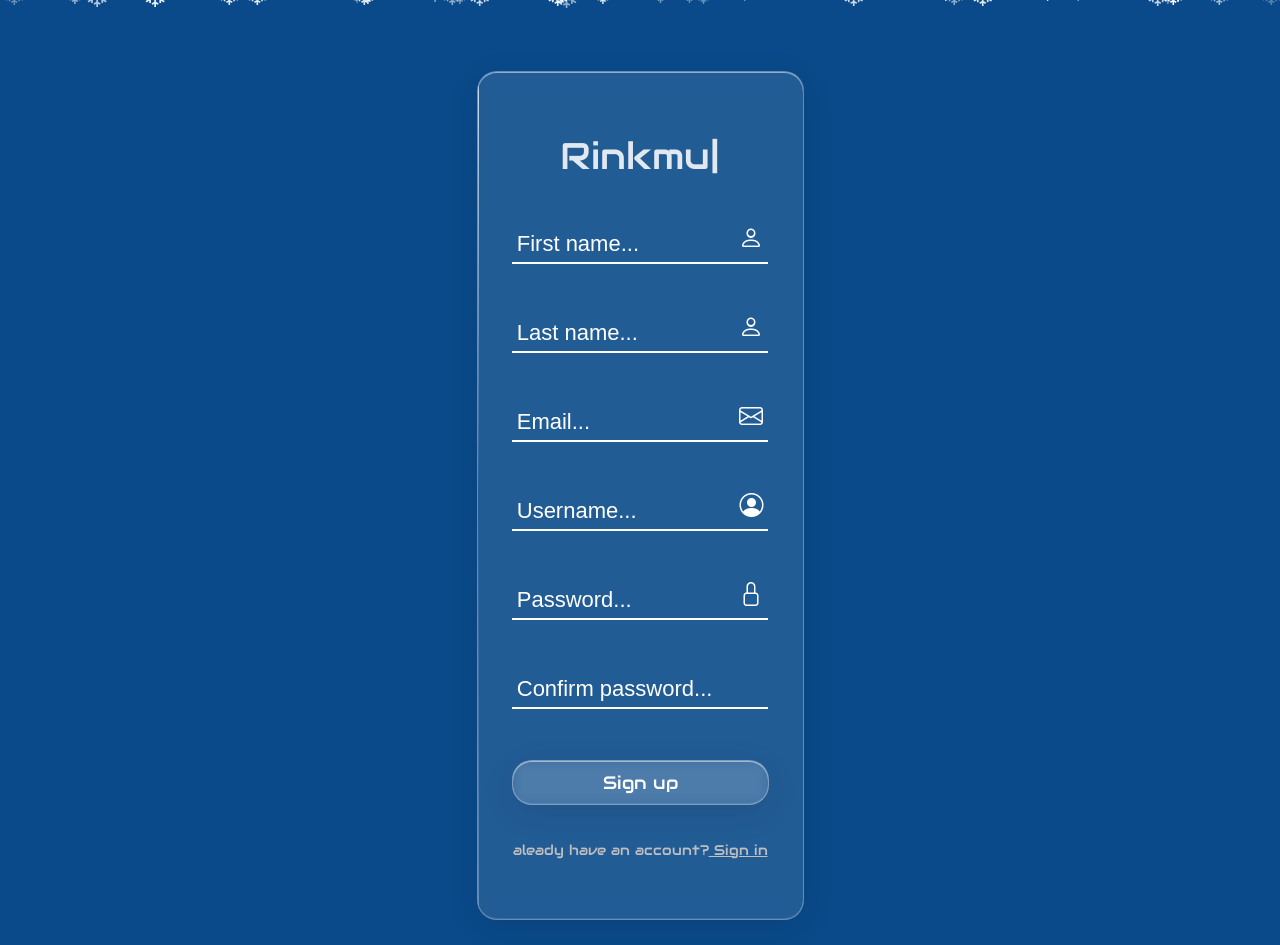
<file: register.html>
<!DOCTYPE html>
<html lang="en">

<head>
    <meta charset="UTF-8">
    <meta name="viewport" content="width=device-width, initial-scale=1.0">

    <!-- Page Title -->
    <title>Signup - RinkSync</title>

    <!-- CSS -->
    <link rel="stylesheet" href="assets/css/register.css">

    <!-- Font -->
    <link rel="preconnect" href="https://fonts.googleapis.com">
    <link rel="preconnect" href="https://fonts.gstatic.com" crossorigin>
    <link href="https://fonts.googleapis.com/css2?family=Audiowide&family=Bricolage+Grotesque:opsz,wght@12..96,200..800&display=swap" rel="stylesheet">
    
    <!-- Boot-Icon -->
    <link rel="stylesheet" href="https://cdn.jsdelivr.net/npm/bootstrap-icons@1.13.1/font/bootstrap-icons.min.css">

    <!-- Preload -->
     <link rel="preload" href="js/typewriter.js">
     <link rel="preload" href="js/snow.js">
     <link rel="preload" href="assets/css/register.css">

    
</head>


<body>

<div id="snow-container"></div>


    <!-- PAGE SETUP -->
    <div class="pg-container">

        <!-- PROGRAM LOGO -->
        <!-- <img src="img/logo/RinkSync Logo.png" alt=""> -->

        <!-- FORM CONTAINER -->
        <div class="form-container">

            <!-- FORM TITLE -->
            <div class="tw"><span id="t"></span><span class="cursor">|</span></div>
            <!-- <h1>Rink-Sync</h1> -->

            <form action="" method="post" class="form-setting">


                <!-- SIGNUP PROCESS -->
                
                <!-- FIRSTNAME -->
                <div class="input-container">
                <input type="text" placeholder="First name..." class="input-field" name="fname" required>
                <i class="bi bi-person" id="myIcon" class="input-icon"></i>
                </div>

                <!-- LASTNAME -->
                <div class="input-container">
                <input type="text" placeholder="Last name..." class="input-field" name="lname" required>
                <i class="bi bi-person" id="myIcon" class="input-icon"></i>
                </div>

                <!-- EMAIL -->
                <div class="input-container">
                <input type="email" placeholder="Email..." class="input-field" name="user_email" required>
                <i class="bi bi-envelope" id="myIcon" class="input-icon"></i>
                </div>
                
                
                <!-- USERNAME -->
                <div class="input-container">
                <input type="text" placeholder="Username..." class="input-field" required>
                <i class="bi bi-person-circle" id="myIcon" class="input-icon"></i>
                </div>

                <!-- PASSWORD -->
                <div class="input-container">
                <input type="password" placeholder="Password..." class="input-field" required autocomplete="new-password" id="password" name="password">
                <i class="bi bi-lock" id="myIcon"></i><br>
                </div>

                <!-- CONFIRM PASSWORD -->
                <div class="input-container">
                <input type="password" placeholder="Confirm password..." class="input-field" required autocomplete="new-password" id="confirmPassword" name="confirmPassword"><br>
                <p id="error-message" style="color: red; display: none;">Passwords do not match.</p>
                </div>

                <!-- SUBMIT BUTTON -->
                <button type="submit">Sign up</button>
                <div class="footer-container">
                <span><p>aleady have an account?<a href="index.html" class="signup-btn"> Sign in</a></p></span>
                </div>


            </form>
        </div>
    </div>





<script src="assets/js/password-confirm.js"></script>
<script src="assets/js/typewriter.js"></script>
<script src="assets/js/snow.js"></script>

</body>
</html>
</file>
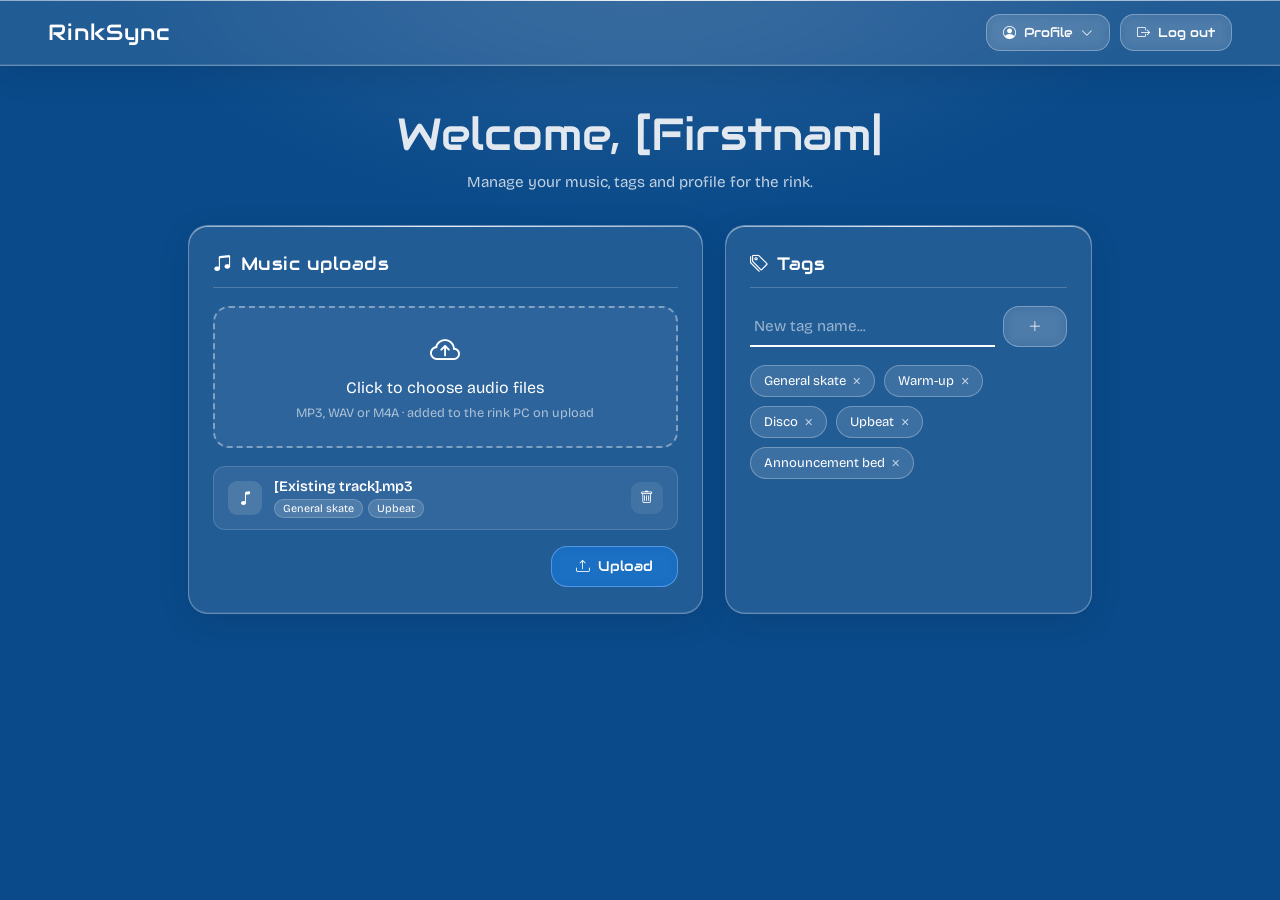
<file: skater-dashboard-ai.html>
<!DOCTYPE html>
<html lang="en">

<head>
    <meta charset="UTF-8">
    <meta name="viewport" content="width=device-width, initial-scale=1.0">

    <!-- Page Title -->
    <title>Dashboard - RinkSync</title>

    <!-- CSS -->
    <link rel="stylesheet" href="assets/css/dashboard.css">

    <!-- Font -->
    <link rel="preconnect" href="https://fonts.googleapis.com">
    <link rel="preconnect" href="https://fonts.gstatic.com" crossorigin>
    <link href="https://fonts.googleapis.com/css2?family=Audiowide&family=Bricolage+Grotesque:opsz,wght@12..96,200..800&display=swap" rel="stylesheet">

    <!-- Boot-Icon -->
    <link rel="stylesheet" href="https://cdn.jsdelivr.net/npm/bootstrap-icons@1.13.1/font/bootstrap-icons.min.css">
</head>

<style>
    /* ===== Base — same theme as login/signup ===== */
    * { margin: 0; padding: 0; box-sizing: border-box; }

    body {
        min-height: 100vh;
        color: white;
        font-family: "Bricolage Grotesque", sans-serif;
        background-color: rgb(10, 74, 138);
        background-image: radial-gradient(900px 500px at 50% -8%, rgba(255, 255, 255, 0.12), transparent 60%);
        background-attachment: fixed;
    }

    /* The shared glass look pulled straight from your form-container */
    .glass {
        background: rgba(255, 255, 255, 0.1);
        backdrop-filter: blur(6px);
        -webkit-backdrop-filter: blur(6px);
        border-radius: 20px;
        border: 1px solid rgba(255, 255, 255, 0.3);
        box-shadow:
            0 8px 32px rgba(0, 0, 0, 0.1),
            inset 0 1px 0 rgba(255, 255, 255, 0.5),
            inset 0 -1px 0 rgba(255, 255, 255, 0.1);
        position: relative;
        overflow: hidden;
    }
    .glass::before {
        content: '';
        position: absolute;
        top: 0; left: 0; right: 0;
        height: 1px;
        background: linear-gradient(90deg, transparent, rgba(255, 255, 255, 0.8), transparent);
    }

    /* ===== Top bar ===== */
    .topbar {
        position: sticky;
        top: 0;
        z-index: 30;
        display: flex;
        align-items: center;
        justify-content: space-between;
        gap: 16px;
        padding: 14px clamp(16px, 5vw, 48px);
        border-radius: 0;
        border-left: none;
        border-right: none;
        border-top: none;
        overflow: visible;   /* let the profile dropdown spill below the bar */
    }
    .brand {
        display: flex;
        align-items: center;
        gap: 11px;
        font-family: "Audiowide", sans-serif;
        font-size: 1.35rem;
        letter-spacing: 1px;
    }
    .brand i { font-size: 1.3rem; }

    .top-actions { display: flex; align-items: center; gap: 10px; }

    .pill-btn {
        display: inline-flex;
        align-items: center;
        gap: 8px;
        padding: 9px 16px;
        border-radius: 14px;
        font-family: "Audiowide", sans-serif;
        font-size: 0.82rem;
        color: white;
        text-decoration: none;
        cursor: pointer;
        background: rgba(255, 255, 255, 0.1);
        border: 1px solid rgba(255, 255, 255, 0.3);
        backdrop-filter: blur(6px);
        transition: transform 0.2s ease, background 0.2s ease, border-color 0.2s ease;
    }
    .pill-btn:hover { transform: scale(1.05); background: rgba(255, 255, 255, 0.16); }
    .pill-btn .caret { font-size: 0.75rem; transition: transform 0.2s ease; }
    #profileTrigger[aria-expanded="true"] .caret { transform: rotate(180deg); }
    .pill-btn.logout:hover { border-color: rgba(255, 120, 120, 0.8); }

    /* ===== Profile dropdown ===== */
    .profile-menu { position: relative; }
    .dropdown {
        position: absolute;
        top: calc(100% + 10px);
        right: 0;
        width: 230px;
        padding: 8px;
        z-index: 40;
        opacity: 0;
        transform: translateY(-8px);
        pointer-events: none;
        transition: opacity 0.18s ease, transform 0.18s ease;
    }
    .dropdown.open { opacity: 1; transform: translateY(0); pointer-events: auto;}
    .dd-item {
        display: flex;
        align-items: center;
        gap: 10px;
        width: 100%;
        padding: 11px 12px;
        border: none;
        border-radius: 12px;
        background: transparent;
        color: white;
        font-family: inherit;
        font-size: 0.92rem;
        text-align: left;
        cursor: pointer;
        transition: background 0.13s ease;
    }
    .dd-item:hover { background: rgba(255, 255, 255, 0.14); }
    .dd-item i { font-size: 1.05rem; }

    /* ===== Page layout ===== */
    .page {
        max-width: 1000px;
        margin: 0 auto;
        padding: clamp(20px, 5vw, 40px) clamp(16px, 5vw, 48px) 56px;
    }

    .welcome { text-align: center; margin-bottom: 34px; }
    .tw {
        font-family: "Audiowide", sans-serif;
        font-size: clamp(1.8rem, 5vw, 2.8rem);
        color: #e2e8f0;
        min-height: 1.2em;
    }
    .tw .cursor { animation: blink 1s steps(1) infinite; }
    @keyframes blink { 50% { opacity: 0; } }
    .welcome p { margin-top: 10px; color: rgba(255, 255, 255, 0.75); font-size: 0.95rem; }

    .grid {
        display: grid;
        grid-template-columns: 1.4fr 1fr;
        gap: 22px;
    }

    .card { padding: 26px 24px; }
    .card h2 {
        font-family: "Audiowide", sans-serif;
        font-weight: 100;
        font-size: 1.15rem;
        letter-spacing: 0.5px;
        display: flex;
        align-items: center;
        gap: 9px;
        margin-bottom: 18px;
        padding-bottom: 12px;
        border-bottom: 1px solid rgba(255, 255, 255, 0.2);
    }

    /* ===== Music uploads ===== */
    .dropzone {
        display: flex;
        flex-direction: column;
        align-items: center;
        gap: 8px;
        padding: 26px;
        border-radius: 16px;
        border: 2px dashed rgba(255, 255, 255, 0.4);
        background: rgba(255, 255, 255, 0.05);
        cursor: pointer;
        text-align: center;
        transition: background 0.2s ease, border-color 0.2s ease;
    }
    .dropzone:hover { background: rgba(255, 255, 255, 0.1); border-color: rgba(255, 255, 255, 0.7); }
    .dropzone i { font-size: 1.9rem; }
    .dropzone .hint { font-size: 0.8rem; color: rgba(255, 255, 255, 0.6); }
    .dropzone input { display: none; }

    .track-list { list-style: none; margin-top: 18px; display: flex; flex-direction: column; gap: 10px; }
    .track {
        display: flex;
        align-items: center;
        gap: 12px;
        padding: 11px 14px;
        border-radius: 12px;
        background: rgba(255, 255, 255, 0.07);
        border: 1px solid rgba(255, 255, 255, 0.15);
    }
    .track .ico {
        display: grid; place-items: center;
        flex: none;
        width: 34px; height: 34px;
        border-radius: 9px;
        background: rgba(255, 255, 255, 0.12);
        font-size: 1rem;
    }
    .track .meta { flex: 1; min-width: 0; }
    .track .name { font-size: 0.9rem; font-weight: 600; white-space: nowrap; overflow: hidden; text-overflow: ellipsis; }
    .track .tags { margin-top: 4px; display: flex; flex-wrap: wrap; gap: 5px; }
    .track .tags span {
        font-size: 0.68rem;
        padding: 2px 8px;
        border-radius: 999px;
        background: rgba(255, 255, 255, 0.14);
        border: 1px solid rgba(255, 255, 255, 0.2);
    }
    .icon-btn {
        flex: none;
        width: 32px; height: 32px;
        display: grid; place-items: center;
        border: none;
        border-radius: 9px;
        background: rgba(255, 255, 255, 0.08);
        color: white;
        cursor: pointer;
        transition: background 0.15s ease;
    }
    .icon-btn:hover { background: rgba(255, 120, 120, 0.35); }

    .upload-actions { margin-top: 16px; display: flex; justify-content: flex-end; }

    /* ===== Tags ===== */
    .tag-add { display: flex; gap: 8px; }
    .input-line {
        flex: 1;
        background: transparent;
        border: none;
        border-bottom: 2px solid white;
        color: white;
        font-family: inherit;
        font-size: 0.95rem;
        padding: 8px 4px;
        outline: none;
    }
    .input-line::placeholder { color: rgba(255, 255, 255, 0.55); }
    .tag-cloud { margin-top: 18px; display: flex; flex-wrap: wrap; gap: 9px; }
    .tag {
        display: inline-flex;
        align-items: center;
        gap: 7px;
        padding: 7px 13px;
        border-radius: 999px;
        font-size: 0.82rem;
        background: rgba(255, 255, 255, 0.12);
        border: 1px solid rgba(255, 255, 255, 0.28);
    }
    .tag button {
        border: none;
        background: none;
        color: rgba(255, 255, 255, 0.7);
        cursor: pointer;
        font-size: 0.9rem;
        line-height: 1;
        padding: 0;
        display: grid;
        place-items: center;
    }
    .tag button:hover { color: white; }

    /* ===== Buttons ===== */
    .btn {
        display: inline-flex;
        align-items: center;
        gap: 8px;
        padding: 11px 24px;
        border-radius: 16px;
        font-family: "Audiowide", sans-serif;
        font-size: 0.85rem;
        color: white;
        cursor: pointer;
        background: rgba(255, 255, 255, 0.1);
        border: 1px solid rgba(255, 255, 255, 0.3);
        backdrop-filter: blur(6px);
        transition: transform 0.2s ease, background 0.2s ease;
    }
    .btn:hover { transform: scale(1.05); }
    .btn.primary { background: rgba(10, 115, 219, 0.6); border-color: rgba(120, 180, 255, 0.6); }

    /* ===== Profile modal ===== */
    .modal-overlay {
        position: fixed;
        inset: 0;
        z-index: 50;
        display: grid;
        place-items: center;
        padding: 20px;
        background: rgba(4, 30, 58, 0.55);
        backdrop-filter: blur(3px);
        opacity: 0;
        pointer-events: none;
        transition: opacity 0.2s ease;
    }
    .modal-overlay.open { opacity: 1; pointer-events: auto; }
    .modal {
        width: min(440px, 100%);
        max-height: 90vh;
        overflow-y: auto;
        padding: 30px 28px;
        transform: translateY(12px) scale(0.98);
        transition: transform 0.22s cubic-bezier(0.16, 1, 0.3, 1);
    }
    .modal-overlay.open .modal { transform: none; }
    .modal-head { display: flex; align-items: center; justify-content: space-between; margin-bottom: 22px; }
    .modal-head h2 { border: none; padding: 0; margin: 0; }
    .modal-close {
        border: none;
        background: rgba(255, 255, 255, 0.1);
        color: white;
        width: 34px; height: 34px;
        border-radius: 10px;
        cursor: pointer;
        font-size: 1.1rem;
    }
    .modal-close:hover { background: rgba(255, 255, 255, 0.2); }

    .field { margin-bottom: 20px; }
    .field > label {
        display: block;
        margin-bottom: 9px;
        font-size: 0.8rem;
        letter-spacing: 0.3px;
        color: rgba(255, 255, 255, 0.8);
    }
    .field select {
        width: 100%;
        padding: 10px 12px;
        border-radius: 11px;
        background: rgba(255, 255, 255, 0.08);
        border: 1px solid rgba(255, 255, 255, 0.25);
        color: white;
        font-family: inherit;
        font-size: 0.92rem;
        outline: none;
        appearance: none;
        -webkit-appearance: none;
        background-image: url("data:image/svg+xml,%3Csvg xmlns='http://www.w3.org/2000/svg' width='16' height='16' fill='white' viewBox='0 0 16 16'%3E%3Cpath d='M4 6l4 4 4-4'/%3E%3C/svg%3E");
        background-repeat: no-repeat;
        background-position: right 12px center;
    }
    .field select option { background: rgb(10, 74, 138); }

    .chips { display: flex; flex-wrap: wrap; gap: 9px; }
    .chip { cursor: pointer; }
    .chip input { position: absolute; opacity: 0; pointer-events: none; }
    .chip span {
        display: inline-block;
        padding: 8px 15px;
        border-radius: 999px;
        font-size: 0.82rem;
        background: rgba(255, 255, 255, 0.08);
        border: 1px solid rgba(255, 255, 255, 0.22);
        transition: all 0.15s ease;
    }
    .chip:hover span { border-color: rgba(255, 255, 255, 0.6); }
    .chip:has(input:checked) span {
        background: rgba(10, 115, 219, 0.7);
        border-color: rgba(120, 180, 255, 0.8);
    }

    .modal-actions {
        display: flex;
        justify-content: flex-end;
        gap: 10px;
        margin-top: 26px;
        padding-top: 18px;
        border-top: 1px solid rgba(255, 255, 255, 0.2);
    }

    :focus-visible { outline: 2px solid white; outline-offset: 2px; }

    /* ===== Responsive ===== */
    @media (max-width: 800px) {
        .grid { grid-template-columns: 1fr; }
    }
    @media (max-width: 480px) {
        .brand span { display: none; }
        .pill-btn { padding: 9px 13px; }
    }
</style>

<body>

    <!-- ===== Top bar ===== -->
    <header class="topbar glass">
        <div class="brand"><span>RinkSync</span></div>

        <div class="top-actions">
            <div class="profile-menu">
                <button class="pill-btn" id="profileTrigger" aria-haspopup="true" aria-expanded="false">
                    <i class="bi bi-person-circle"></i> Profile
                    <i class="bi bi-chevron-down caret"></i>
                </button>
                <div class="dropdown glass" id="profileDropdown" role="menu">
                    <button class="dd-item" id="openCustomise" role="menuitem">
                        <i class="bi bi-sliders"></i> Customise profile
                    </button>
                </div>
            </div>

            <a href="logout.php" class="pill-btn logout"><i class="bi bi-box-arrow-right"></i> Log out</a>
        </div>
    </header>

    <!-- ===== Page ===== -->
    <main class="page">

        <section class="welcome">
            <div class="tw"><span id="t"></span><span class="cursor">|</span></div>
            <p>Manage your music, tags and profile for the rink.</p>
        </section>

        <div class="grid">

            <!-- Music uploads -->
            <section class="glass card">
                <h2><i class="bi bi-music-note-beamed"></i> Music uploads</h2>

                <form action="upload.php" method="post" enctype="multipart/form-data" id="uploadForm">
                    <label class="dropzone" for="musicInput">
                        <i class="bi bi-cloud-arrow-up"></i>
                        <span>Click to choose audio files</span>
                        <span class="hint">MP3, WAV or M4A &middot; added to the rink PC on upload</span>
                        <input type="file" id="musicInput" name="tracks[]" accept="audio/*" multiple>
                    </label>

                    <ul class="track-list" id="trackList">
                        <!-- Example of an already-uploaded track (render these from PHP) -->
                        <li class="track">
                            <span class="ico"><i class="bi bi-music-note"></i></span>
                            <div class="meta">
                                <div class="name">[Existing track].mp3</div>
                                <div class="tags"><span>General skate</span><span>Upbeat</span></div>
                            </div>
                            <button type="button" class="icon-btn" title="Remove"><i class="bi bi-trash"></i></button>
                        </li>
                    </ul>

                    <div class="upload-actions">
                        <button type="submit" class="btn primary"><i class="bi bi-upload"></i> Upload</button>
                    </div>
                </form>
            </section>

            <!-- Tags -->
            <section class="glass card">
                <h2><i class="bi bi-tags"></i> Tags</h2>

                <div class="tag-add">
                    <input type="text" class="input-line" id="tagInput" placeholder="New tag name...">
                    <button type="button" class="btn" id="addTag"><i class="bi bi-plus-lg"></i></button>
                </div>

                <div class="tag-cloud" id="tagCloud">
                    <!-- Render these from PHP; the x removes one -->
                    <span class="tag">General skate <button type="button" aria-label="Remove tag">&times;</button></span>
                    <span class="tag">Warm-up <button type="button" aria-label="Remove tag">&times;</button></span>
                    <span class="tag">Disco <button type="button" aria-label="Remove tag">&times;</button></span>
                    <span class="tag">Upbeat <button type="button" aria-label="Remove tag">&times;</button></span>
                    <span class="tag">Announcement bed <button type="button" aria-label="Remove tag">&times;</button></span>
                </div>
            </section>

        </div>
    </main>

    <!-- ===== Profile customise modal ===== -->
    <div class="modal-overlay" id="profileModal" role="dialog" aria-modal="true" aria-labelledby="modalTitle">
        <div class="glass modal">
            <div class="modal-head">
                <h2 id="modalTitle"><i class="bi bi-sliders"></i> Customise profile</h2>
                <button class="modal-close" id="modalClose" aria-label="Close">&times;</button>
            </div>

            <form action="profile.php" method="post">
                <div class="field">
                    <label for="displayname">Display name</label>
                    <input type="text" class="input-line" id="displayname" name="displayname"
                           value="[Firstname]" style="width:100%;">
                </div>

                <div class="field">
                    <label>Skater level</label>
                    <div class="chips" role="radiogroup" aria-label="Skater level">
                        <label class="chip"><input type="radio" name="level" value="first-timer"><span>First timer</span></label>
                        <label class="chip"><input type="radio" name="level" value="beginner" checked><span>Beginner</span></label>
                        <label class="chip"><input type="radio" name="level" value="intermediate"><span>Intermediate</span></label>
                        <label class="chip"><input type="radio" name="level" value="advanced"><span>Advanced</span></label>
                    </div>
                </div>

                <div class="field">
                    <label for="coach">Preferred coach</label>
                    <select id="coach" name="coach">
                        <option value="">No preference</option>
                        <option value="1">[Coach name]</option>
                        <option value="2">[Coach name]</option>
                        <option value="3">[Coach name]</option>
                    </select>
                </div>

                <div class="modal-actions">
                    <button type="button" class="btn" id="modalCancel">Cancel</button>
                    <button type="submit" class="btn primary"><i class="bi bi-check-lg"></i> Save</button>
                </div>
            </form>
        </div>
    </div>

    <script>
        // ----- Welcome typewriter (replaces your typewriter.js for this page) -----
        (function () {
            const el = document.getElementById('t');
            const text = "Welcome, [Firstname]";   // swap [Firstname] for the logged-in user
            let i = 0;
            (function type() {
                if (i <= text.length) {
                    el.textContent = text.slice(0, i++);
                    setTimeout(type, 70);
                }
            })();
        })();

        // ----- Profile dropdown -----
        (function () {
            const trigger = document.getElementById('profileTrigger');
            const menu = document.getElementById('profileDropdown');
            function close() { menu.classList.remove('open'); trigger.setAttribute('aria-expanded', 'false'); }
            trigger.addEventListener('click', function (e) {
                e.stopPropagation();
                const open = menu.classList.toggle('open');
                trigger.setAttribute('aria-expanded', open ? 'true' : 'false');
            });
            document.addEventListener('click', function (e) {
                if (!menu.contains(e.target) && !trigger.contains(e.target)) close();
            });
            window.closeProfileMenu = close;
        })();

        // ----- Profile modal -----
        (function () {
            const modal = document.getElementById('profileModal');
            const open = document.getElementById('openCustomise');
            const closeBtn = document.getElementById('modalClose');
            const cancel = document.getElementById('modalCancel');
            function show() { window.closeProfileMenu(); modal.classList.add('open'); }
            function hide() { modal.classList.remove('open'); }
            open.addEventListener('click', show);
            closeBtn.addEventListener('click', hide);
            cancel.addEventListener('click', hide);
            modal.addEventListener('click', function (e) { if (e.target === modal) hide(); });
            document.addEventListener('keydown', function (e) {
                if (e.key === 'Escape' && modal.classList.contains('open')) hide();
            });
        })();

        // ----- Show chosen files in the track list (client-side preview) -----
        (function () {
            const input = document.getElementById('musicInput');
            const list = document.getElementById('trackList');
            input.addEventListener('change', function () {
                Array.from(input.files).forEach(function (file) {
                    const li = document.createElement('li');
                    li.className = 'track';
                    li.innerHTML =
                        '<span class="ico"><i class="bi bi-music-note"></i></span>' +
                        '<div class="meta"><div class="name"></div>' +
                        '<div class="tags"><span>Untagged</span></div></div>' +
                        '<button type="button" class="icon-btn" title="Remove"><i class="bi bi-trash"></i></button>';
                    li.querySelector('.name').textContent = file.name;
                    list.appendChild(li);
                });
            });
            list.addEventListener('click', function (e) {
                const btn = e.target.closest('.icon-btn');
                if (btn) btn.closest('.track').remove();
            });
        })();

        // ----- Add / remove tags -----
        (function () {
            const input = document.getElementById('tagInput');
            const cloud = document.getElementById('tagCloud');
            const addBtn = document.getElementById('addTag');
            function addTag() {
                const name = input.value.trim();
                if (!name) return;
                const tag = document.createElement('span');
                tag.className = 'tag';
                tag.textContent = name + ' ';
                const x = document.createElement('button');
                x.type = 'button';
                x.setAttribute('aria-label', 'Remove tag');
                x.innerHTML = '&times;';
                tag.appendChild(x);
                cloud.appendChild(tag);
                input.value = '';
                input.focus();
            }
            addBtn.addEventListener('click', addTag);
            input.addEventListener('keydown', function (e) { if (e.key === 'Enter') { e.preventDefault(); addTag(); } });
            cloud.addEventListener('click', function (e) {
                if (e.target.tagName === 'BUTTON') e.target.closest('.tag').remove();
            });
        })();
    </script>

</body>
</html>
</file>
<file: assets/css/register.css>
/* FONT */
    .audiowide-regular {
        font-family: "Audiowide", sans-serif;
        font-weight: 400;
        font-style: normal;
    }

    body {
        background-color: rgb(10, 74, 138);
    }
    * {
        margin: 0;
        padding: 0;
        box-sizing: border-box;
    }


    .pg-container {
        display: flex;
        flex-direction: column;
        gap: 4vh;
        max-width: 420px;
        width: 90%;
        height: 100vh;
        border-radius: 1rem;
        margin: 0 auto;
        margin-top: 5vh;
    }

    .pg-container > img {
        width: 150px;
        height: 150px;
        border-radius: 50%;
        /* background-color: aqua; */
        margin: auto;
        /* box-shadow: 0 0 1em black; */
        filter: drop-shadow(0 0 4px black);
    }

    .form-container {
        padding: 60px 20px;
        border-radius: 1rem;
        margin: auto;
        justify-content: center;

        /* GLASS MORPHISM */
        background: rgba(255,255,255,0.1);
        backdrop-filter: blur(6px);
        -webkit-backdrop-filter: blur(6px);
        border-radius: 20px;
        border: 1px solid rgba(255,255,255,0.3);
        box-shadow: 
            0 8px 32px rgba(0, 0, 0, 0.1),
            inset 0 1px 0 rgba(255,255,255, 0.5),
            inset 0 -1px 0 rgba(255,255,255,0.1),
            inset 0 0 20px 10px rgba(255,255,255,0);
        
        position: relative;
        overflow: hidden;
        z-index: 10;
    }

    .form-container::before {
        content: '';
        top: 0;
        left: 0;
        right: 0;
        height: 1px;
        background: linear-gradient(
            90deg,
            transparent,
            rgba(255,255,255,0.8),
            transparent
        );
    }

    .form-container::after {
        content: '';
        position: absolute;
        top: 0;
        left: 0;
        width: 1px;
        height: 100%;
        background: linear-gradient(
            180deg,
            rgba(255,255,255,0.8),
            transparent,
            rgba(255,255,255,0.3)
        );
    }

    .form-container > h1 {
        font-family: "Audiowide";
        font-size:38px;
        width: 90%;
        margin: auto;
        border-bottom: 2px solid white;
        padding-bottom: 10px;
        font-weight: 100;
        text-align: center;
        color: white;
        /* margin-top: 2vh; */
    }

    .form-container > form {
        display: flex;
        flex-direction: column;
        gap: 4vh;
        margin-top: 4vh;
    }

    .form-setting > span > label {
        font-size: 22px;
        font-family:'Franklin Gothic Medium', 'Arial Narrow', Arial, sans-serif;
        font-weight: 100;
        padding-left: 10px;
    }

    .form-setting > span {
        margin-left: 1vw;
    }

    .form-setting > span > i {
        font-size: 22px;
    }

    .form-setting > i {
        font-size: 22px;
    }

    .form-setting > input {
        font-size: 22px;
        font-family: Arial, Helvetica, sans-serif;
        font-weight: 200;
        padding: 5px;
        /* border-radius: 5px; */
        /* border: 1px solid #2222224d; */
        max-width: 90%;
        margin: auto;
        transition: all 0.3s ease-in-out; 
        background: transparent;
        border: none;
        border-bottom: 2px solid white;
        color: white;

    }

    input:focus, select:focus {
        outline: none;
    }

    .form-setting > input::placeholder {
        color: white;
    }

    .form-setting > input:hover {
        transform: scale(1.05);
    }

    .form-setting > button {
        text-align: center;
        margin: auto;
        padding: 10px 90px;
        border-radius: 1rem;
        background: #0a73db;
        color: white;
        transition: all 0.3s ease-in-out;
        font-family: "Audiowide";
        font-size: 18px;
    }

    .form-setting > button:hover {
        transform: scale(1.1);
    }

        .form-setting > button {

        /* BUTTON SETTING */

        /* GLASS MORPHISM */
        background: rgba(255,255,255,0.1);
        backdrop-filter: blur(6px);
        -webkit-backdrop-filter: blur(6px);
        border-radius: 20px;
        border: 1px solid rgba(255,255,255,0.3);
        box-shadow: 
            0 8px 32px rgba(0, 0, 0, 0.1),
            inset 0 1px 0 rgba(255,255,255, 0.5),
            inset 0 -1px 0 rgba(255,255,255,0.1),
            inset 0 0 20px 10px rgba(255,255,255,0);
        cursor: pointer;
    }

   /* Snow container */
#snow-container {
    position: fixed;
    inset: 0;
    pointer-events: none;
    overflow: hidden;
    /* z-index: 9999; */
    z-index: 0;
}

/* Individual snowflake */
.snowflake {
    position: absolute;
    top: -20px;
    color: white;
    user-select: none;
    animation-name: snowfall;
    animation-timing-function: linear;
    animation-iteration-count: infinite;
    opacity: 0.9;
    /* text-shadow: 0 0 5px rgba(255,255,255,0.8); */
}

@keyframes snowfall {
    0% {
        transform: translateY(-20px) translateX(0);
    }

    25% {
        transform: translateY(25vh) translateX(15px);
    }

    50% {
        transform: translateY(50vh) translateX(-15px);
    }

    75% {
        transform: translateY(75vh) translateX(20px);
    }

    100% {
        transform: translateY(110vh) translateX(-10px);
    }
}

  .tw {
    font-size:37px;
    font-family: "Audiowide";
    color: #e2e8f0;
    font-weight:100;
    width: 90%;
    margin: auto;
    /* border-bottom: 2px solid white; */
    padding-bottom: 10px;
    text-align: center;
    /* margin-top: 2vh; */
}

    #cursor {
  animation: blink 0.7s step-end infinite;
}

    .tw .cursor {
    color: #e2e8f0;
    animation:blink 1s steps(1) infinite
}

.input-container {
    position: relative;
    margin-bottom: 15px;
    text-align: center;
}

.input-container i {
    position: absolute;
    right: 20px;
    align-self: center;
    transform: translateY(1px solid #ccc);
    border-radius: 4px;
    font-size: 24px;
    color: white;
    pointer-events: none;
    /* Smoothly animate changes over 0.3 seconds */
    transition: opacity 0.1s ease-in-out; 
    opacity: 1; /* Fully visible by default */
}

.input-field {
    font-size: 22px;
    font-family: Arial, Helvetica, sans-serif;
    font-weight: 200;
    padding: 5px;
    max-width: 90%;
    margin: auto;
    transition: all 0.3s ease-in-out; 
    background: transparent;
    border: none;
    border-bottom: 2px solid white;
    color: white;
    cursor: pointer;

}

.input-field::placeholder {
    color: white;
}

.input-container input:focus + i {
    /* display: none; */
    opacity: 0;
}

button:focus, select:focus {
    outline: none;
}

.form-setting > span {
    display: flex;
    flex-direction: row;
    /* gap: 8px; */
    width: 80%;
    margin: auto;
}

.footer-container {
    display: flex;
    flex-direction: column;
    width: 100%;
    margin: auto;
    justify-content: center;
    text-align: center;
    gap: 2vh;
}



.form-setting span > p  {
    font-family: "Audiowide";
    font-weight: 100;
    font-size: 14px;
    color: white;
    margin: auto;
    filter: brightness(75%);
}

.forgot-btn {
    font-family: "Audiowide";
    font-weight: 100;
    font-size: 14px;
    color: white;
    margin: auto;
    filter: brightness(75%);
}

.signup-btn {
    font-family: "Audiowide";
    font-weight: 100;
    font-size: 14px;
    color: white;
    margin: auto;
}

#error-message {
    font-size: 14px;
    font-family: "Audiowide";
    text-align: left;
    margin-top: 1.25vh;
    padding-left: 10px;
}

#passwordToggleIcon,
#confirmToggleIcon {
    pointer-events: auto;  /* clicks land on the icon, not through it */
    cursor: pointer;
    z-index: 5;            /* icon sits above the input */
}
</file>
<file: assets/css/dashboard.css>
/* FONT */
    .audiowide-regular {
        font-family: "Audiowide", sans-serif;
        font-weight: 400;
        font-style: normal;
    }

    body {
        background-color: rgb(10, 74, 138);
    }
    * {
        margin: 0;
        padding: 0;
        box-sizing: border-box;
    }

        .form-container {
        padding: 60px 20px;
        border-radius: 1rem;
        margin: auto;
        justify-content: center;

        /* GLASS MORPHISM */
        background: rgba(255,255,255,0.1);
        backdrop-filter: blur(6px);
        -webkit-backdrop-filter: blur(6px);
        border-radius: 20px;
        border: 1px solid rgba(255,255,255,0.3);
        box-shadow: 
            0 8px 32px rgba(0, 0, 0, 0.1),
            inset 0 1px 0 rgba(255,255,255, 0.5),
            inset 0 -1px 0 rgba(255,255,255,0.1),
            inset 0 0 20px 10px rgba(255,255,255,0);
        
        position: relative;
        overflow: hidden;
        z-index: 10;
    }

    .form-container::before {
        content: '';
        top: 0;
        left: 0;
        right: 0;
        height: 1px;
        background: linear-gradient(
            90deg,
            transparent,
            rgba(255,255,255,0.8),
            transparent
        );
    }

    .form-container::after {
        content: '';
        position: absolute;
        top: 0;
        left: 0;
        width: 1px;
        height: 100%;
        background: linear-gradient(
            180deg,
            rgba(255,255,255,0.8),
            transparent,
            rgba(255,255,255,0.3)
        );
    }

    /* 1. Ensure the wrapper acts as the anchor point for positioning */
.input-container {
  position: relative;
  width: 100%;
  margin-bottom: 15px; /* Adjust spacing as needed */
}

/* 2. Lock the icon to the far left side, vertically centred */
.input-container .input-icon {
  position: absolute;
  left: 12px;
  top: 50%;
  transform: translateY(-50%);
  z-index: 2; /* Ensures the icon sits cleanly on top of the input */
  color: #666; /* Adjust your icon colour here */
}

/* 3. Add padding to the left side of the text field so characters don't overlap the icon */
.input-container .input-field {
  width: 100%;
  padding: 12px;
  padding-left: 40px; /* Crucial: leaves clear space for your icon on the left */
  box-sizing: border-box;
}
</file>
